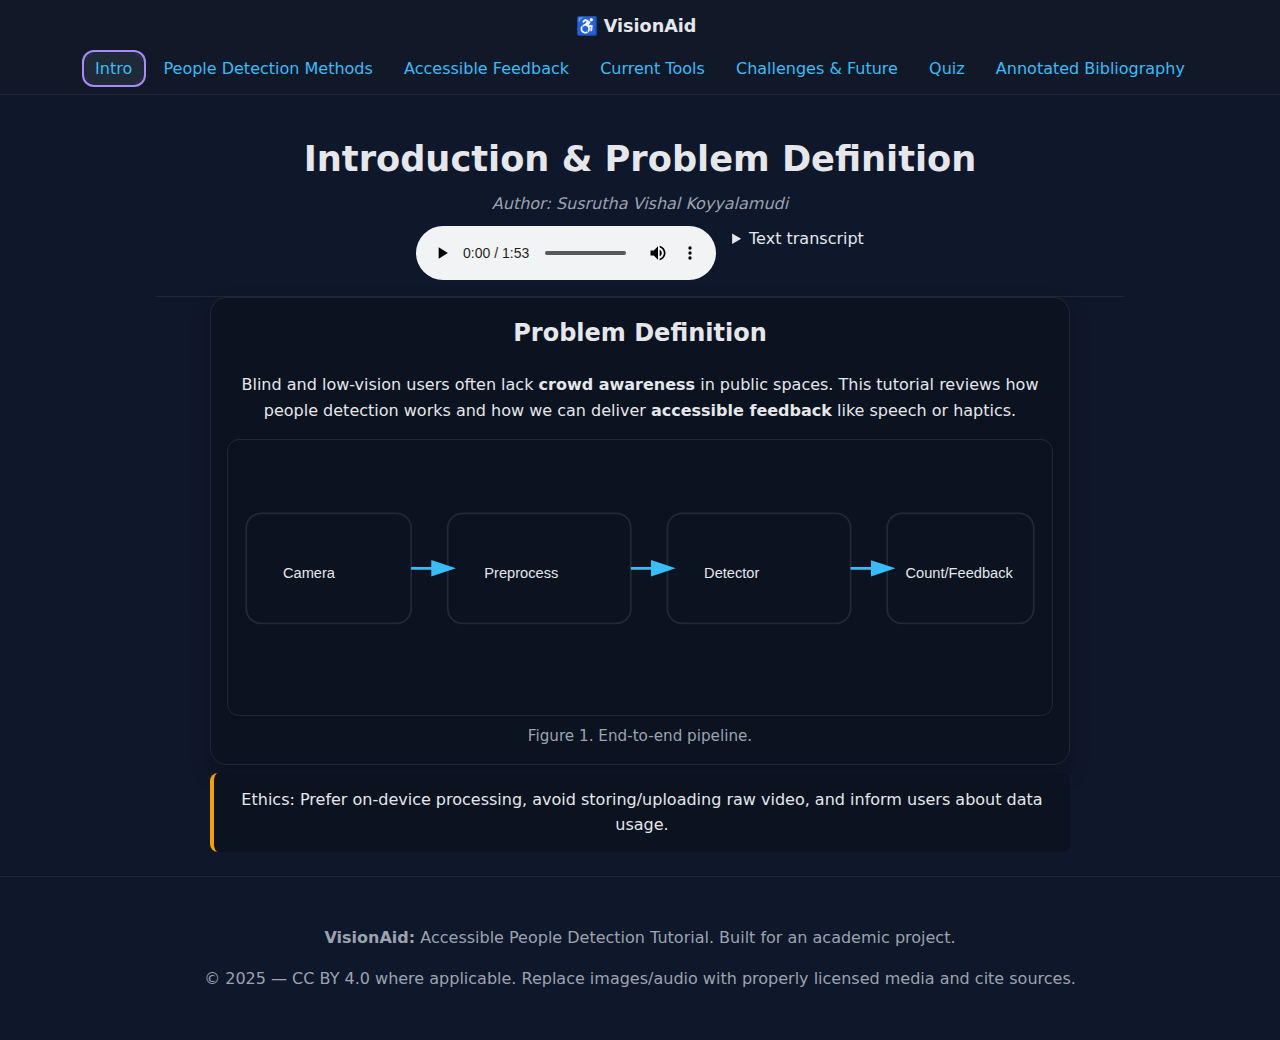
<file: visionaid_site_v2/index.html>
<!DOCTYPE html>
<html lang="en">
<head>
  <meta charset="utf-8" />
  <meta name="viewport" content="width=device-width, initial-scale=1" />
  <title>Introduction & Problem Definition — VisionAid</title>
  <meta name="description" content="Accessible people detection tutorial for blind/low-vision users using computer vision." />
  <link rel="stylesheet" href="assets/css/styles.css" />
</head>
<body>
  <a class="skip-link" href="#main">Skip to main content</a>
  
    <nav aria-label="Primary" class="nav">
      <a class="brand" href="index.html" aria-label="Home">♿️ VisionAid</a>
      <ul class="nav-links" role="list">
        <li><a href="index.html" aria-current="page">Intro</a></li>
        <li><a href="methods.html" aria-current="false">People Detection Methods</a></li>
        <li><a href="feedback.html" aria-current="false">Accessible Feedback</a></li>
        <li><a href="tools.html" aria-current="false">Current Tools</a></li>
        <li><a href="challenges.html" aria-current="false">Challenges & Future</a></li>
        <li><a href="quiz.html" aria-current="false">Quiz</a></li>
        <li><a href="bibliography.html" aria-current="false">Annotated Bibliography</a></li>
      </ul>
    </nav>
    
  <main id="main" tabindex="-1">
    <header class="page-header">
      <h1>Introduction & Problem Definition</h1>
      <p class="byline"><em>Author: Susrutha Vishal Koyyalamudi</em></p>
      <div class="voice-block">
        <audio controls preload="auto" aria-label="Voice narration for this page">
          <source src="assets/audio/home.m4a" type="audio/mp4" />
          Your browser does not support the audio element.
        </audio>
        <details>
          <summary>Text transcript</summary>
          <div class="transcript" id="transcript-home">
            <p>Replace this transcript text with the narration for this page.</p>
          </div>
        </details>
      </div>
    </header>
    
<section class="center">
  <div class="card" style="margin:0 auto; max-width:860px;">
    <h2>Problem Definition</h2>
    <p>Blind and low-vision users often lack <strong>crowd awareness</strong> in public spaces. This tutorial reviews how people detection works and how we can deliver <strong>accessible feedback</strong> like speech or haptics.</p>
    <figure class="figure">
      <img src="assets/images/pipeline.svg" alt="Processing pipeline from camera to detector to people count and feedback." />
      <figcaption>Figure 1. End-to-end pipeline.</figcaption>
    </figure>
  </div>
</section>

<section class="center">
  <div class="notice">Ethics: Prefer on-device processing, avoid storing/uploading raw video, and inform users about data usage.</div>
</section>

  </main>
  <footer class="site-footer" role="contentinfo">
    <p><strong>VisionAid:</strong> Accessible People Detection Tutorial. Built for an academic project.</p>
    <p>© 2025 — CC BY 4.0 where applicable. Replace images/audio with properly licensed media and cite sources.</p>
  </footer>
  <script src="assets/js/main.js"></script>
</body>
</html>
</file>
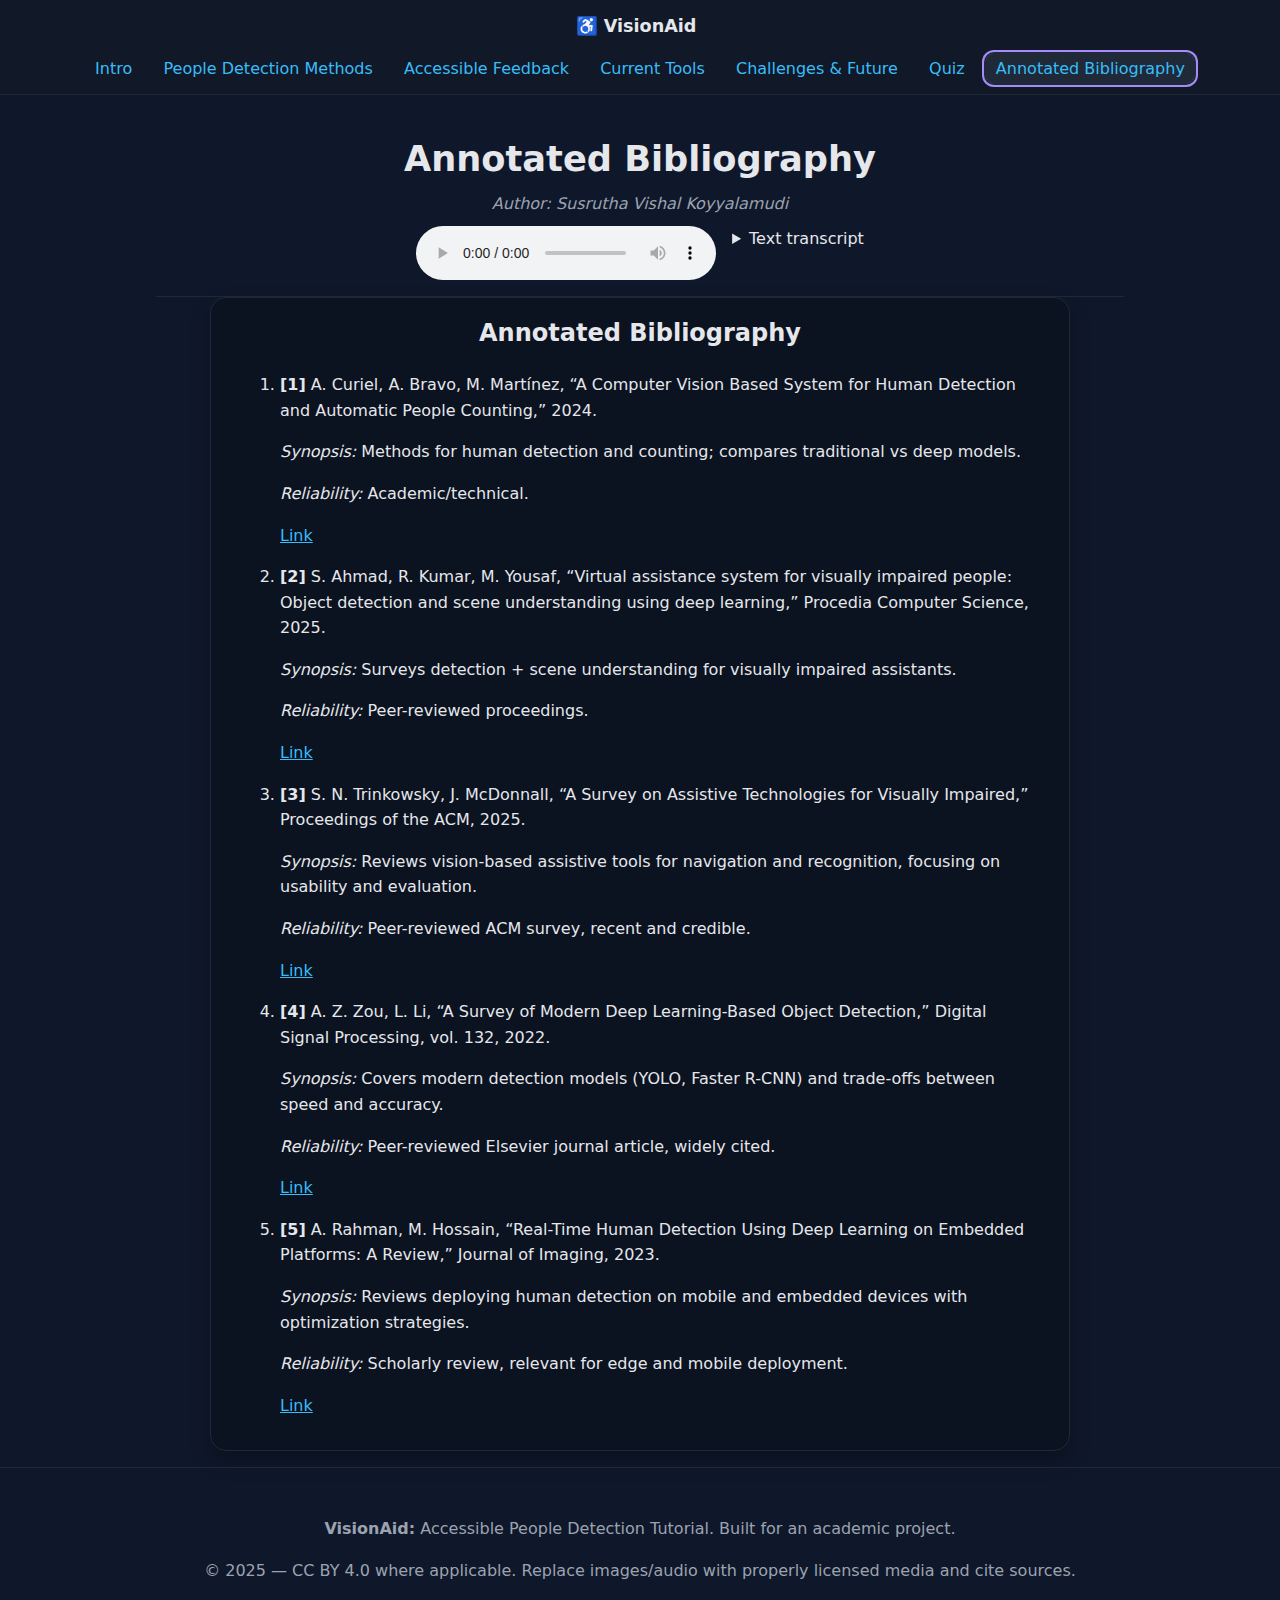
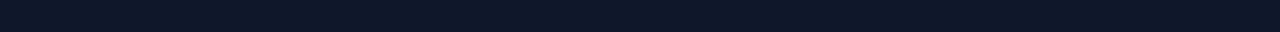
<file: visionaid_site_v2/bibliography.html>
<!DOCTYPE html>
<html lang="en">
<head>
  <meta charset="utf-8" />
  <meta name="viewport" content="width=device-width, initial-scale=1" />
  <title>Annotated Bibliography — VisionAid</title>
  <meta name="description" content="Accessible people detection tutorial for blind/low-vision users using computer vision." />
  <link rel="stylesheet" href="assets/css/styles.css" />
</head>
<body>
  <a class="skip-link" href="#main">Skip to main content</a>
  
    <nav aria-label="Primary" class="nav">
      <a class="brand" href="index.html" aria-label="Home">♿️ VisionAid</a>
      <ul class="nav-links" role="list">
        <li><a href="index.html" aria-current="false">Intro</a></li>
        <li><a href="methods.html" aria-current="false">People Detection Methods</a></li>
        <li><a href="feedback.html" aria-current="false">Accessible Feedback</a></li>
        <li><a href="tools.html" aria-current="false">Current Tools</a></li>
        <li><a href="challenges.html" aria-current="false">Challenges & Future</a></li>
        <li><a href="quiz.html" aria-current="false">Quiz</a></li>
        <li><a href="bibliography.html" aria-current="page">Annotated Bibliography</a></li>
      </ul>
    </nav>
    
  <main id="main" tabindex="-1">
    <header class="page-header">
      <h1>Annotated Bibliography</h1>
      <p class="byline"><em>Author: Susrutha Vishal Koyyalamudi</em></p>
      <div class="voice-block">
        <audio controls preload="auto" aria-label="Voice narration for this page">
          <source src="assets/audio/biblio.m4a" type="audio/m4a" />
          Your browser does not support the audio element.
        </audio>
        <details>
          <summary>Text transcript</summary>
          <div class="transcript" id="transcript-biblio">
            <p>Replace this transcript text with the narration for this page.</p>
          </div>
        </details>
      </div>
    </header>
    
<section class="card center" style="max-width:860px; margin: 0 auto;">
  <h2>Annotated Bibliography</h2>
  <ol style="text-align:left; max-width:800px; margin: 0 auto;">
    <li id="ref1"><p><strong>[1]</strong> A. Curiel, A. Bravo, M. Martínez, “A Computer Vision Based System for Human Detection and Automatic People Counting,” 2024.</p><p><em>Synopsis:</em> Methods for human detection and counting; compares traditional vs deep models.</p><p><em>Reliability:</em> Academic/technical.</p><p><a href="https://www.researchgate.net/publication/385245525_A_Computer_Vision_Based_System_for_Human_Detection_and_Automatic_People_Counting">Link</a></p></li>
    <li id="ref2"><p><strong>[2]</strong> S. Ahmad, R. Kumar, M. Yousaf, “Virtual assistance system for visually impaired people: Object detection and scene understanding using deep learning,” Procedia Computer Science, 2025.</p><p><em>Synopsis:</em> Surveys detection + scene understanding for visually impaired assistants.</p><p><em>Reliability:</em> Peer-reviewed proceedings.</p><p><a href="https://www.sciencedirect.com/science/article/pii/S1877050925012980">Link</a></p></li>
    <li id="ref3"><p><strong>[3]</strong> S. N. Trinkowsky, J. McDonnall, “A Survey on Assistive Technologies for Visually Impaired,” Proceedings of the ACM, 2025.</p><p><em>Synopsis:</em> Reviews vision-based assistive tools for navigation and recognition, focusing on usability and evaluation.</p><p><em>Reliability:</em> Peer-reviewed ACM survey, recent and credible.</p><p><a href="https://dl.acm.org/doi/10.1145/3733155.3734895">Link</a></p></li>
    <li id="ref4"><p><strong>[4]</strong> A. Z. Zou, L. Li, “A Survey of Modern Deep Learning-Based Object Detection,” Digital Signal Processing, vol. 132, 2022.</p><p><em>Synopsis:</em> Covers modern detection models (YOLO, Faster R-CNN) and trade-offs between speed and accuracy.</p><p><em>Reliability:</em> Peer-reviewed Elsevier journal article, widely cited.</p><p><a href="https://www.sciencedirect.com/science/article/pii/S1051200422001312">Link</a></p></li>
    <li id="ref5"><p><strong>[5]</strong> A. Rahman, M. Hossain, “Real-Time Human Detection Using Deep Learning on Embedded Platforms: A Review,” Journal of Imaging, 2023.</p><p><em>Synopsis:</em> Reviews deploying human detection on mobile and embedded devices with optimization strategies.</p><p><em>Reliability:</em> Scholarly review, relevant for edge and mobile deployment.</p><p><a href="https://www.researchgate.net/publication/354728669_Real-Time_Human_Detection_Using_Deep_Learning_on_Embedded_Platforms_A_Review">Link</a></p></li>
  </ol>
</section>

  </main>
  <footer class="site-footer" role="contentinfo">
    <p><strong>VisionAid:</strong> Accessible People Detection Tutorial. Built for an academic project.</p>
    <p>© 2025 — CC BY 4.0 where applicable. Replace images/audio with properly licensed media and cite sources.</p>
  </footer>
  <script src="assets/js/main.js"></script>
</body>
</html>
</file>
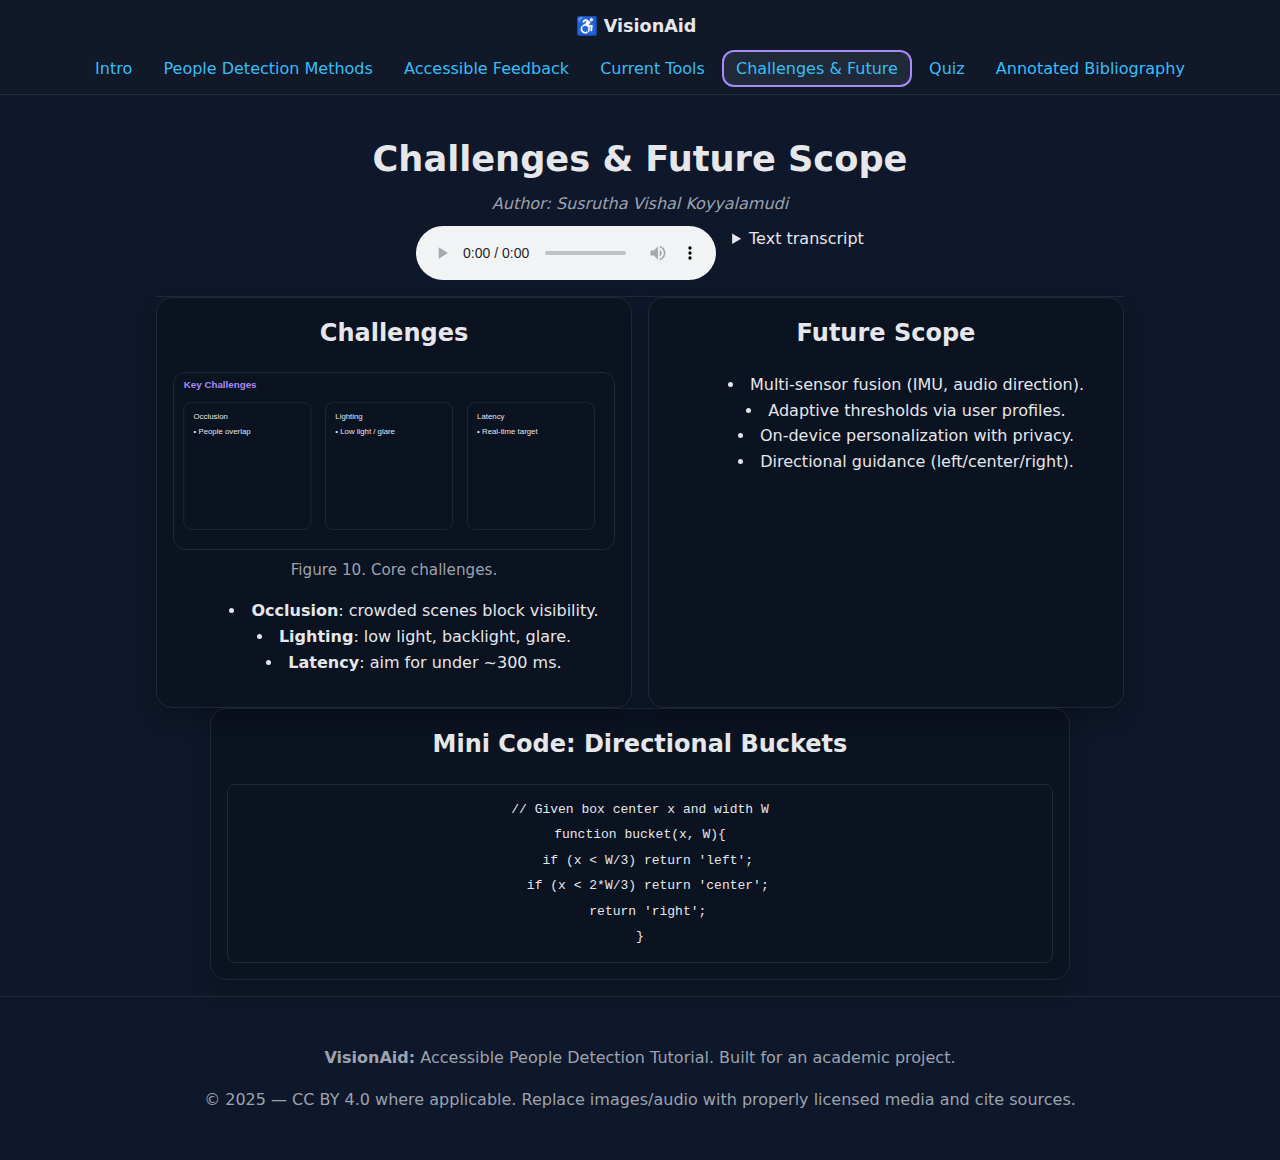
<file: visionaid_site_v2/challenges.html>
<!DOCTYPE html>
<html lang="en">
<head>
  <meta charset="utf-8" />
  <meta name="viewport" content="width=device-width, initial-scale=1" />
  <title>Challenges & Future Scope — VisionAid</title>
  <meta name="description" content="Accessible people detection tutorial for blind/low-vision users using computer vision." />
  <link rel="stylesheet" href="assets/css/styles.css" />
</head>
<body>
  <a class="skip-link" href="#main">Skip to main content</a>
  
    <nav aria-label="Primary" class="nav">
      <a class="brand" href="index.html" aria-label="Home">♿️ VisionAid</a>
      <ul class="nav-links" role="list">
        <li><a href="index.html" aria-current="false">Intro</a></li>
        <li><a href="methods.html" aria-current="false">People Detection Methods</a></li>
        <li><a href="feedback.html" aria-current="false">Accessible Feedback</a></li>
        <li><a href="tools.html" aria-current="false">Current Tools</a></li>
        <li><a href="challenges.html" aria-current="page">Challenges & Future</a></li>
        <li><a href="quiz.html" aria-current="false">Quiz</a></li>
        <li><a href="bibliography.html" aria-current="false">Annotated Bibliography</a></li>
      </ul>
    </nav>
    
  <main id="main" tabindex="-1">
    <header class="page-header">
      <h1>Challenges & Future Scope</h1>
      <p class="byline"><em>Author: Susrutha Vishal Koyyalamudi</em></p>
      <div class="voice-block">
        <audio controls preload="auto" aria-label="Voice narration for this page">
          <source src="assets/audio/challenges.m4a" type="audio/m4a" />
          Your browser does not support the audio element.
        </audio>
        <details>
          <summary>Text transcript</summary>
          <div class="transcript" id="transcript-challenges">
            <p>Replace this transcript text with the narration for this page.</p>
          </div>
        </details>
      </div>
    </header>
    
<section class="grid grid-2">
  <article class="card">
    <h2>Challenges</h2>
    <figure class="figure">
      <img src="assets/images/challenges.svg" alt="Occlusion, lighting, latency boxes." />
      <figcaption>Figure 10. Core challenges.</figcaption>
    </figure>
    <ul class="center" style="list-style-position:inside;">
      <li><strong>Occlusion</strong>: crowded scenes block visibility.</li>
      <li><strong>Lighting</strong>: low light, backlight, glare.</li>
      <li><strong>Latency</strong>: aim for under ~300 ms.</li>
    </ul>
  </article>
  <article class="card">
    <h2>Future Scope</h2>
    <ul class="center" style="list-style-position:inside;">
      <li>Multi-sensor fusion (IMU, audio direction).</li>
      <li>Adaptive thresholds via user profiles.</li>
      <li>On-device personalization with privacy.</li>
      <li>Directional guidance (left/center/right).</li>
    </ul>
  </article>
</section>

<section class="card center" style="max-width:860px; margin: 0 auto;">
  <h2>Mini Code: Directional Buckets</h2>
  <pre class="code"><code>// Given box center x and width W
function bucket(x, W){
  if (x &lt; W/3) return 'left';
  if (x &lt; 2*W/3) return 'center';
  return 'right';
}</code></pre>
</section>

  </main>
  <footer class="site-footer" role="contentinfo">
    <p><strong>VisionAid:</strong> Accessible People Detection Tutorial. Built for an academic project.</p>
    <p>© 2025 — CC BY 4.0 where applicable. Replace images/audio with properly licensed media and cite sources.</p>
  </footer>
  <script src="assets/js/main.js"></script>
</body>
</html>
</file>
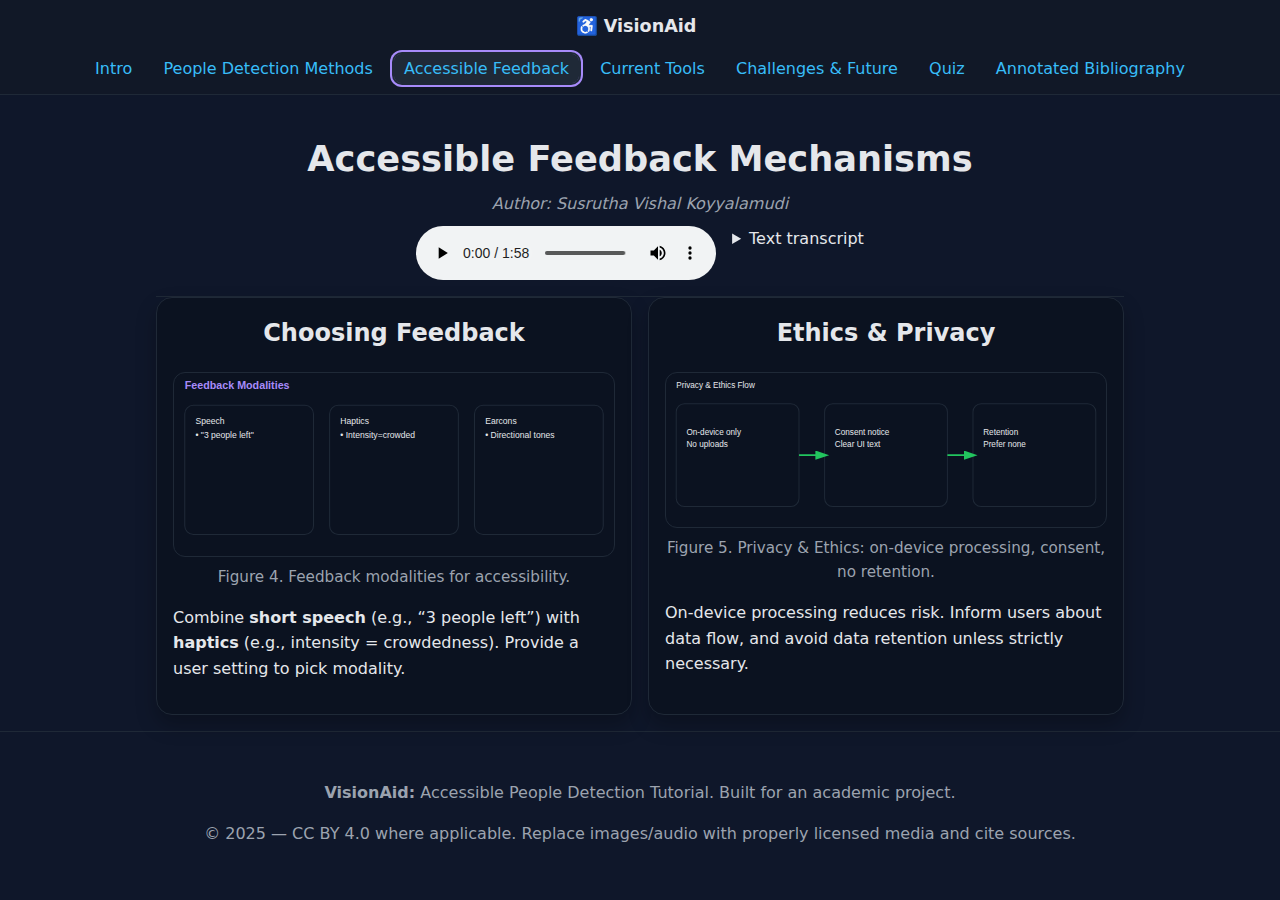
<file: visionaid_site_v2/feedback.html>
<!DOCTYPE html>
<html lang="en">
<head>
  <meta charset="utf-8" />
  <meta name="viewport" content="width=device-width, initial-scale=1" />
  <title>Accessible Feedback Mechanisms — VisionAid</title>
  <meta name="description" content="Accessible people detection tutorial for blind/low-vision users using computer vision." />
  <link rel="stylesheet" href="assets/css/styles.css" />
</head>
<body>
  <a class="skip-link" href="#main">Skip to main content</a>
  
    <nav aria-label="Primary" class="nav">
      <a class="brand" href="index.html" aria-label="Home">♿️ VisionAid</a>
      <ul class="nav-links" role="list">
        <li><a href="index.html" aria-current="false">Intro</a></li>
        <li><a href="methods.html" aria-current="false">People Detection Methods</a></li>
        <li><a href="feedback.html" aria-current="page">Accessible Feedback</a></li>
        <li><a href="tools.html" aria-current="false">Current Tools</a></li>
        <li><a href="challenges.html" aria-current="false">Challenges & Future</a></li>
        <li><a href="quiz.html" aria-current="false">Quiz</a></li>
        <li><a href="bibliography.html" aria-current="false">Annotated Bibliography</a></li>
      </ul>
    </nav>
    
  <main id="main" tabindex="-1">
    <header class="page-header">
      <h1>Accessible Feedback Mechanisms</h1>
      <p class="byline"><em>Author: Susrutha Vishal Koyyalamudi</em></p>
      <div class="voice-block">
        <audio controls preload="auto" aria-label="Voice narration for this page">
          <source src="assets/audio/feedback.m4a" type="audio/mp4" />
          Your browser does not support the audio element.
        </audio>
        <details>
          <summary>Text transcript</summary>
          <div class="transcript" id="transcript-feedback">
            <p>Replace this transcript text with the narration for this page.</p>
          </div>
        </details>
      </div>
    </header>
    
<section class="grid grid-2">
  <article class="card">
    <h2>Choosing Feedback</h2>
    <figure class="figure">
      <img src="assets/images/feedback.svg" alt="Diagram of speech, haptics, and earcons as feedback modalities." />
      <figcaption>Figure 4. Feedback modalities for accessibility.</figcaption>
    </figure>
    <p>Combine <strong>short speech</strong> (e.g., “3 people left”) with <strong>haptics</strong> (e.g., intensity = crowdedness). Provide a user setting to pick modality.</p>
  </article>
  <article class="card">
    <h2>Ethics & Privacy</h2>
    <figure class="figure">
      <img src="assets/images/ethics.svg" alt="Privacy and ethics flow: on-device, consent, minimal retention." />
      <figcaption>Figure 5. Privacy & Ethics: on-device processing, consent, no retention.</figcaption>
    </figure>
    <p>On-device processing reduces risk. Inform users about data flow, and avoid data retention unless strictly necessary.</p>
  </article>
</section>

  </main>
  <footer class="site-footer" role="contentinfo">
    <p><strong>VisionAid:</strong> Accessible People Detection Tutorial. Built for an academic project.</p>
    <p>© 2025 — CC BY 4.0 where applicable. Replace images/audio with properly licensed media and cite sources.</p>
  </footer>
  <script src="assets/js/main.js"></script>
</body>
</html>
</file>
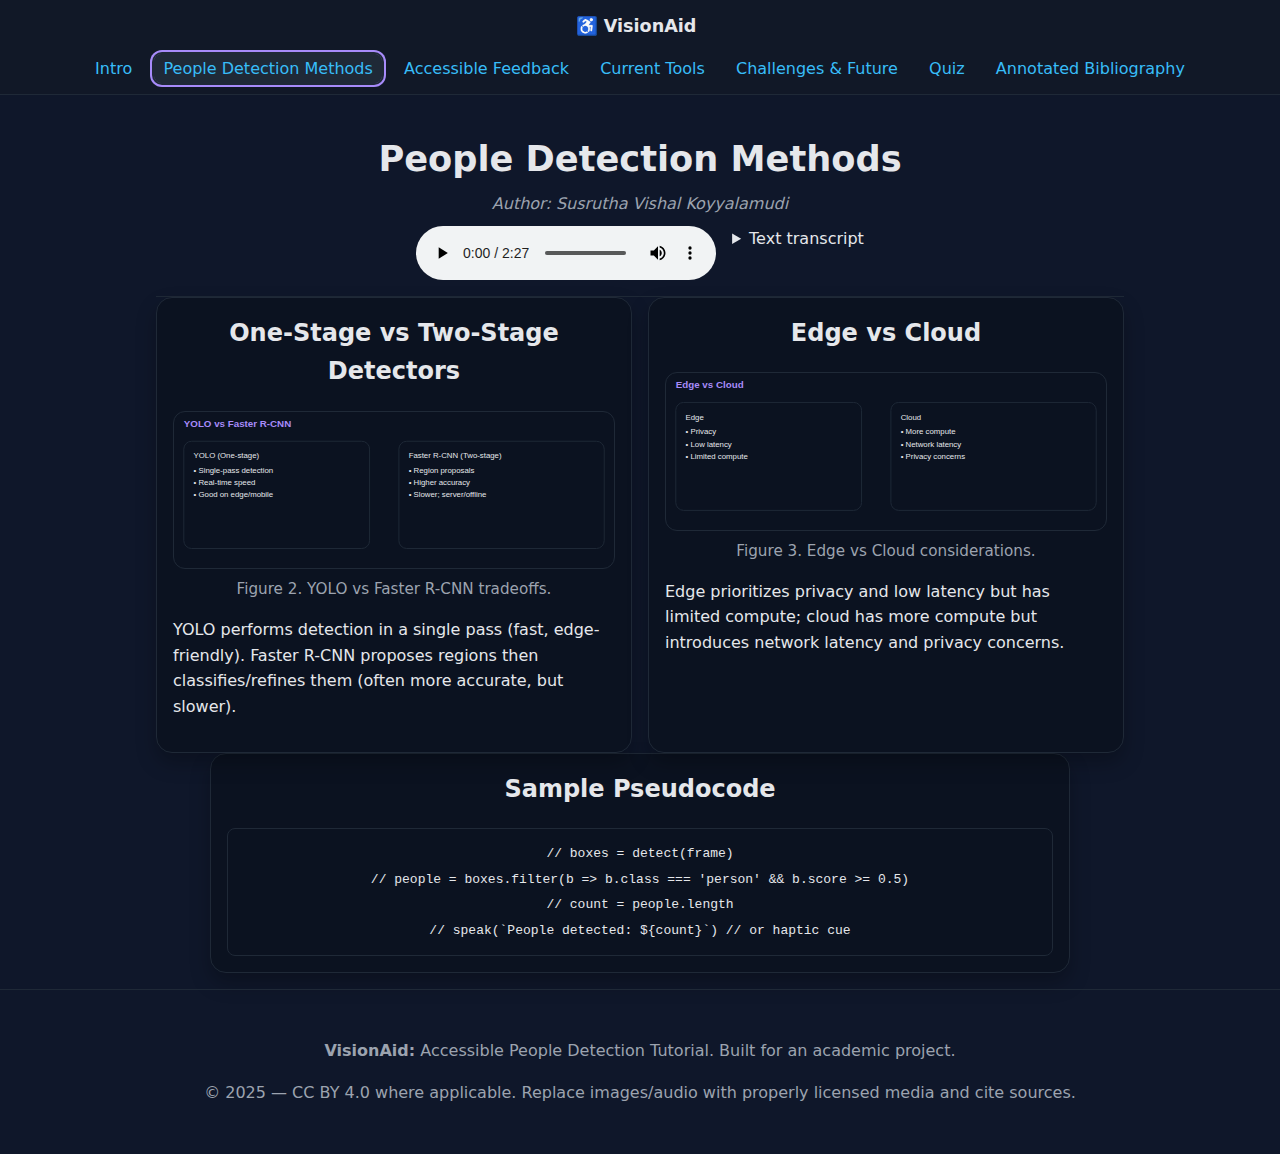
<file: visionaid_site_v2/methods.html>
<!DOCTYPE html>
<html lang="en">
<head>
  <meta charset="utf-8" />
  <meta name="viewport" content="width=device-width, initial-scale=1" />
  <title>People Detection Methods — VisionAid</title>
  <meta name="description" content="Accessible people detection tutorial for blind/low-vision users using computer vision." />
  <link rel="stylesheet" href="assets/css/styles.css" />
</head>
<body>
  <a class="skip-link" href="#main">Skip to main content</a>
  
    <nav aria-label="Primary" class="nav">
      <a class="brand" href="index.html" aria-label="Home">♿️ VisionAid</a>
      <ul class="nav-links" role="list">
        <li><a href="index.html" aria-current="false">Intro</a></li>
        <li><a href="methods.html" aria-current="page">People Detection Methods</a></li>
        <li><a href="feedback.html" aria-current="false">Accessible Feedback</a></li>
        <li><a href="tools.html" aria-current="false">Current Tools</a></li>
        <li><a href="challenges.html" aria-current="false">Challenges & Future</a></li>
        <li><a href="quiz.html" aria-current="false">Quiz</a></li>
        <li><a href="bibliography.html" aria-current="false">Annotated Bibliography</a></li>
      </ul>
    </nav>
    
  <main id="main" tabindex="-1">
    <header class="page-header">
      <h1>People Detection Methods</h1>
      <p class="byline"><em>Author: Susrutha Vishal Koyyalamudi</em></p>
      <div class="voice-block">
        <audio controls preload="auto" aria-label="Voice narration for this page">
          <source src="assets/audio/methods.m4a" type="audio/mp4" />
          Your browser does not support the audio element.
        </audio>
        <details>
          <summary>Text transcript</summary>
          <div class="transcript" id="transcript-methods">
            <p>Replace this transcript text with the narration for this page.</p>
          </div>
        </details>
      </div>
    </header>
    
<section class="grid grid-2">
  <article class="card">
    <h2>One-Stage vs Two-Stage Detectors</h2>
    <figure class="figure">
      <img src="assets/images/yolo_vs_frcnn.svg" alt="Comparison between YOLO and Faster R-CNN characteristics." />
      <figcaption>Figure 2. YOLO vs Faster R-CNN tradeoffs.</figcaption>
    </figure>
    <p>YOLO performs detection in a single pass (fast, edge-friendly). Faster R-CNN proposes regions then classifies/refines them (often more accurate, but slower).</p>
  </article>
  <article class="card">
    <h2>Edge vs Cloud</h2>
    <figure class="figure">
      <img src="assets/images/edge_vs_cloud.svg" alt="Comparison of edge vs cloud processing considerations." />
      <figcaption>Figure 3. Edge vs Cloud considerations.</figcaption>
    </figure>
    <p>Edge prioritizes privacy and low latency but has limited compute; cloud has more compute but introduces network latency and privacy concerns.</p>
  </article>
</section>

<section class="card center" style="max-width:860px; margin: 0 auto;">
  <h2>Sample Pseudocode</h2>
  <pre class="code"><code>// boxes = detect(frame)
// people = boxes.filter(b =&gt; b.class === 'person' &amp;&amp; b.score &gt;= 0.5)
// count = people.length
// speak(`People detected: ${count}`) // or haptic cue</code></pre>
</section>

  </main>
  <footer class="site-footer" role="contentinfo">
    <p><strong>VisionAid:</strong> Accessible People Detection Tutorial. Built for an academic project.</p>
    <p>© 2025 — CC BY 4.0 where applicable. Replace images/audio with properly licensed media and cite sources.</p>
  </footer>
  <script src="assets/js/main.js"></script>
</body>
</html>
</file>
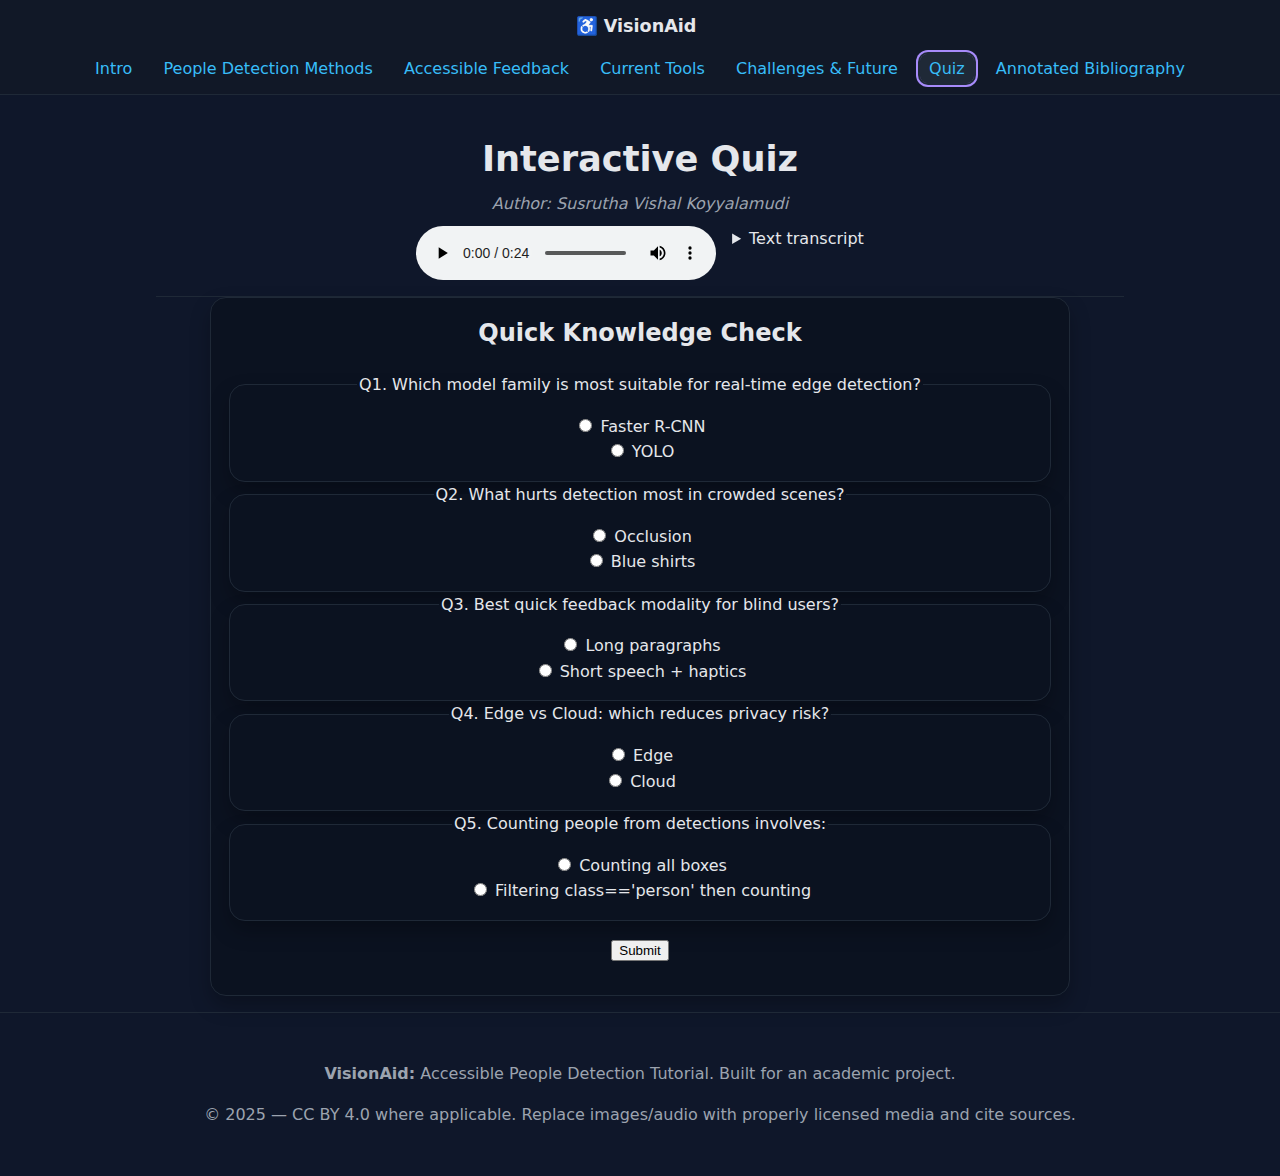
<file: visionaid_site_v2/quiz.html>
<!DOCTYPE html>
<html lang="en">
<head>
  <meta charset="utf-8" />
  <meta name="viewport" content="width=device-width, initial-scale=1" />
  <title>Interactive Quiz — VisionAid</title>
  <meta name="description" content="Accessible people detection tutorial for blind/low-vision users using computer vision." />
  <link rel="stylesheet" href="assets/css/styles.css" />
</head>
<body>
  <a class="skip-link" href="#main">Skip to main content</a>
  
    <nav aria-label="Primary" class="nav">
      <a class="brand" href="index.html" aria-label="Home">♿️ VisionAid</a>
      <ul class="nav-links" role="list">
        <li><a href="index.html" aria-current="false">Intro</a></li>
        <li><a href="methods.html" aria-current="false">People Detection Methods</a></li>
        <li><a href="feedback.html" aria-current="false">Accessible Feedback</a></li>
        <li><a href="tools.html" aria-current="false">Current Tools</a></li>
        <li><a href="challenges.html" aria-current="false">Challenges & Future</a></li>
        <li><a href="quiz.html" aria-current="page">Quiz</a></li>
        <li><a href="bibliography.html" aria-current="false">Annotated Bibliography</a></li>
      </ul>
    </nav>
    
  <main id="main" tabindex="-1">
    <header class="page-header">
      <h1>Interactive Quiz</h1>
      <p class="byline"><em>Author: Susrutha Vishal Koyyalamudi</em></p>
      <div class="voice-block">
        <audio controls preload="auto" aria-label="Voice narration for this page">
          <source src="assets/audio/quiz.m4a" type="audio/mp4" />
          Your browser does not support the audio element.
        </audio>
        <details>
          <summary>Text transcript</summary>
          <div class="transcript" id="transcript-quiz">
            <p>Replace this transcript text with the narration for this page.</p>
          </div>
        </details>
      </div>
    </header>
    
<section class="card center" style="max-width:860px; margin: 0 auto;">
  <h2>Quick Knowledge Check</h2>
  <div id="quiz"></div>
  <div style="margin-top:1rem;"><button id="submit" class="btn">Submit</button></div>
  <div id="result" style="margin-top:1rem;"></div>
</section>

<script src="assets/js/quiz.js"></script>
  </main>
  <footer class="site-footer" role="contentinfo">
    <p><strong>VisionAid:</strong> Accessible People Detection Tutorial. Built for an academic project.</p>
    <p>© 2025 — CC BY 4.0 where applicable. Replace images/audio with properly licensed media and cite sources.</p>
  </footer>
  <script src="assets/js/main.js"></script>
</body>
</html>
</file>
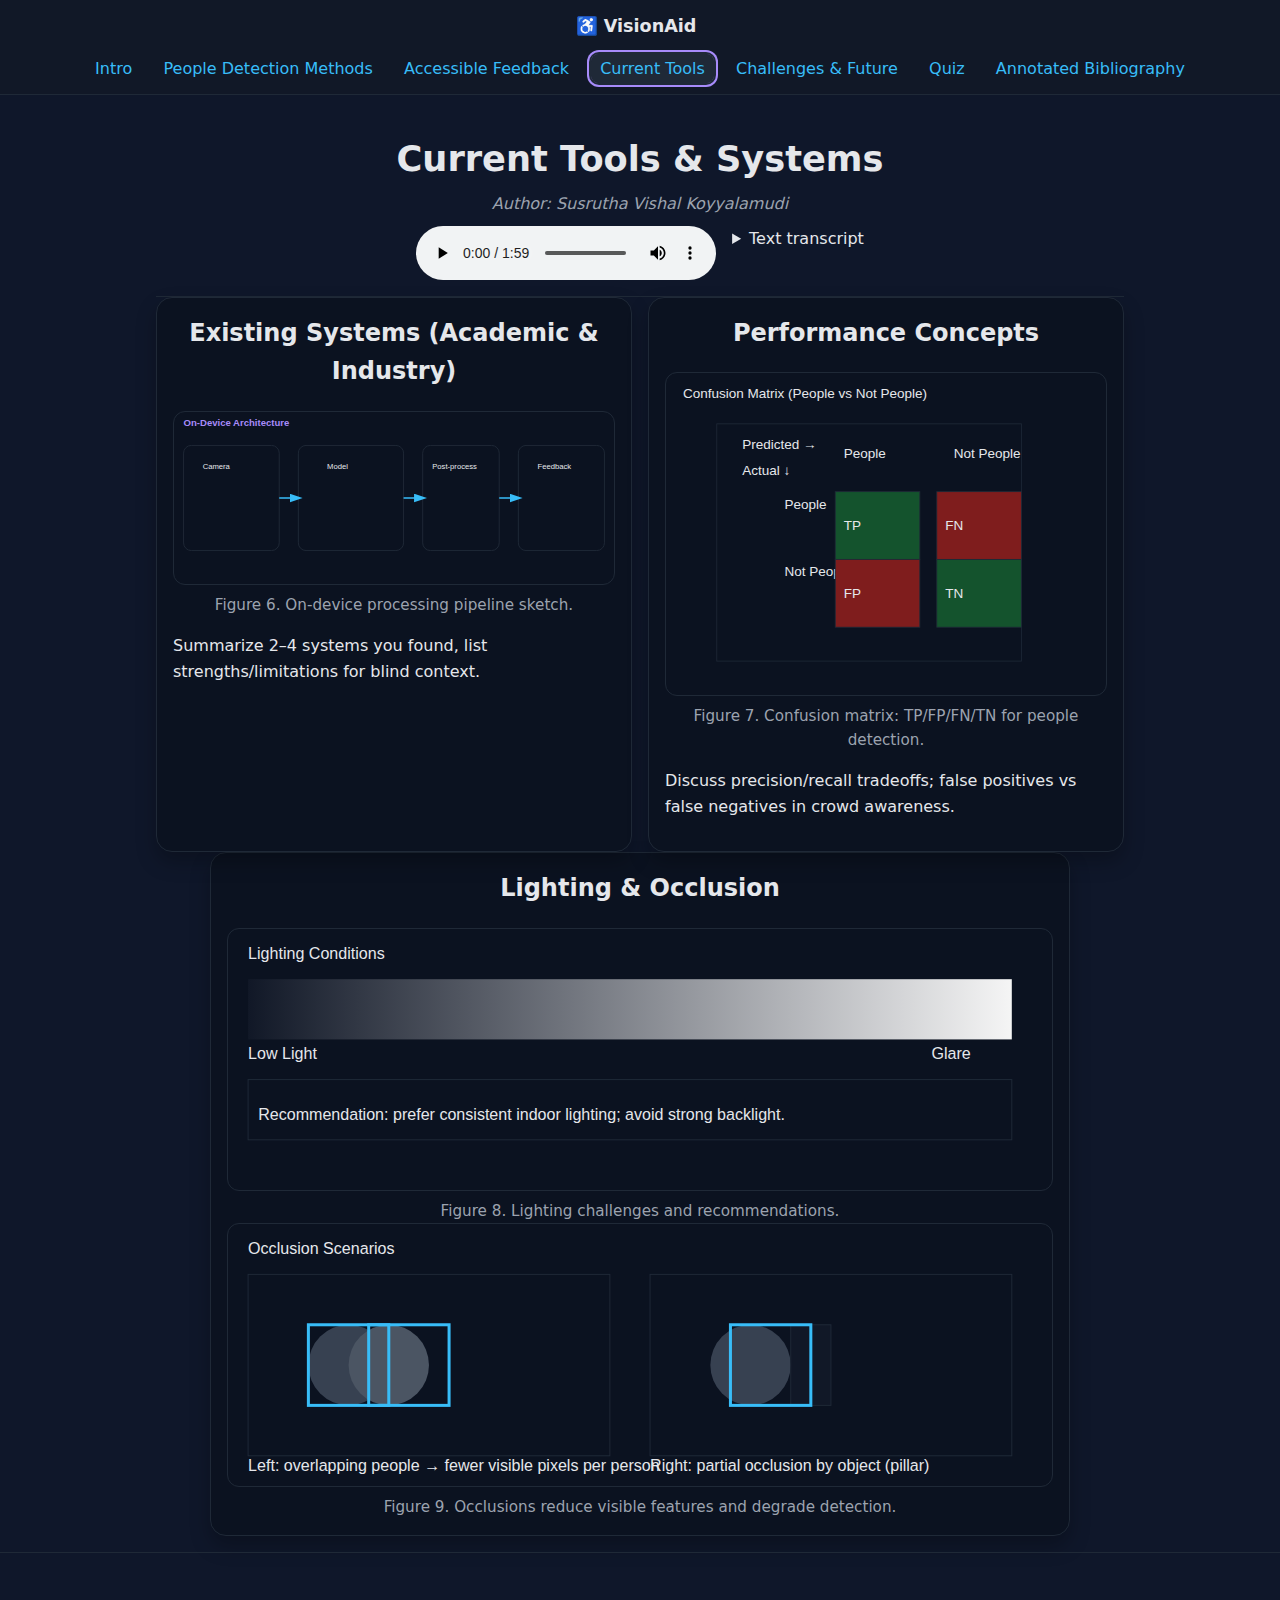
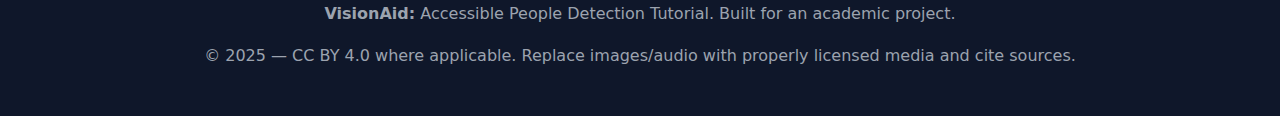
<file: visionaid_site_v2/tools.html>
<!DOCTYPE html>
<html lang="en">
<head>
  <meta charset="utf-8" />
  <meta name="viewport" content="width=device-width, initial-scale=1" />
  <title>Current Tools & Systems — VisionAid</title>
  <meta name="description" content="Accessible people detection tutorial for blind/low-vision users using computer vision." />
  <link rel="stylesheet" href="assets/css/styles.css" />
</head>
<body>
  <a class="skip-link" href="#main">Skip to main content</a>
  
    <nav aria-label="Primary" class="nav">
      <a class="brand" href="index.html" aria-label="Home">♿️ VisionAid</a>
      <ul class="nav-links" role="list">
        <li><a href="index.html" aria-current="false">Intro</a></li>
        <li><a href="methods.html" aria-current="false">People Detection Methods</a></li>
        <li><a href="feedback.html" aria-current="false">Accessible Feedback</a></li>
        <li><a href="tools.html" aria-current="page">Current Tools</a></li>
        <li><a href="challenges.html" aria-current="false">Challenges & Future</a></li>
        <li><a href="quiz.html" aria-current="false">Quiz</a></li>
        <li><a href="bibliography.html" aria-current="false">Annotated Bibliography</a></li>
      </ul>
    </nav>
    
  <main id="main" tabindex="-1">
    <header class="page-header">
      <h1>Current Tools & Systems</h1>
      <p class="byline"><em>Author: Susrutha Vishal Koyyalamudi</em></p>
      <div class="voice-block">
        <audio controls preload="auto" aria-label="Voice narration for this page">
          <source src="assets/audio/tools.m4a" type="audio/mp4" />
          Your browser does not support the audio element.
        </audio>
        <details>
          <summary>Text transcript</summary>
          <div class="transcript" id="transcript-tools">
            <p>Replace this transcript text with the narration for this page.</p>
          </div>
        </details>
      </div>
    </header>
    
<section class="grid grid-2">
  <article class="card">
    <h2>Existing Systems (Academic & Industry)</h2>
    <div class="center">
      <figure class="figure">
        <img src="assets/images/architecture.svg" alt="Architecture: camera input to model to post-process to feedback." />
        <figcaption>Figure 6. On-device processing pipeline sketch.</figcaption>
      </figure>
    </div>
    <p>Summarize 2–4 systems you found, list strengths/limitations for blind context.</p>
  </article>
  <article class="card">
    <h2>Performance Concepts</h2>
    <figure class="figure">
      <img src="assets/images/confusion.svg" alt="Conceptual confusion matrix for people vs not-people predictions." />
      <figcaption>Figure 7. Confusion matrix: TP/FP/FN/TN for people detection.</figcaption>
    </figure>
    <p>Discuss precision/recall tradeoffs; false positives vs false negatives in crowd awareness.</p>
  </article>
</section>

<section class="card center" style="max-width:860px; margin: 0 auto;">
  <h2>Lighting & Occlusion</h2>
  <figure class="figure">
    <img src="assets/images/lighting.svg" alt="Gradient strip from low light to glare with recommendation text." />
    <figcaption>Figure 8. Lighting challenges and recommendations.</figcaption>
  </figure>
  <figure class="figure">
    <img src="assets/images/occlusion.svg" alt="Illustration of overlapping people and partial occlusion by objects." />
    <figcaption>Figure 9. Occlusions reduce visible features and degrade detection.</figcaption>
  </figure>
</section>

  </main>
  <footer class="site-footer" role="contentinfo">
    <p><strong>VisionAid:</strong> Accessible People Detection Tutorial. Built for an academic project.</p>
    <p>© 2025 — CC BY 4.0 where applicable. Replace images/audio with properly licensed media and cite sources.</p>
  </footer>
  <script src="assets/js/main.js"></script>
</body>
</html>
</file>
<file: visionaid_site_v2/assets/css/styles.css>
:root {
  --bg: #0f172a;
  --panel: #111827;
  --text: #e5e7eb;
  --muted: #9ca3af;
  --brand: #38bdf8;
  --accent: #a78bfa;
  --ok: #22c55e;
  --warn: #f59e0b;
}
* { box-sizing: border-box; }
html, body { margin:0; padding:0; background: var(--bg); color: var(--text); font-family: Inter, system-ui, -apple-system, Segoe UI, Roboto, Arial, sans-serif; line-height: 1.6; }
a { color: var(--brand); }
.skip-link { position:absolute; left:-999px; top:auto; width:1px; height:1px; overflow:hidden; }
.skip-link:focus { left: 1rem; top: 1rem; width:auto; height:auto; padding: .5rem .75rem; background: #000; color:#fff; z-index:999; }
.nav { display:flex; align-items:center; justify-content:center; gap: 1rem; padding: 0.75rem 1rem; background: var(--panel); border-bottom: 1px solid #1f2937; position: sticky; top:0; z-index: 10; flex-wrap: wrap; }
.brand { font-weight: 800; text-decoration: none; color: var(--text); font-size: 1.1rem; margin-right: .5rem; }
.nav-links { display:flex; gap: .75rem; list-style: none; margin:0; padding:0; flex-wrap: wrap; }
.nav-links a { text-decoration: none; padding: .3rem .6rem; border-radius: .5rem; }
.nav-links a[aria-current="page"] { background: #1f2937; outline: 2px solid transparent; box-shadow: 0 0 0 2px #1f2937, 0 0 0 4px var(--accent); }
.page-header { padding: 1rem 1rem 0.5rem; border-bottom: 1px solid #1f2937; text-align: center; }
.page-header h1 { margin: 0.25rem 0 0.25rem; font-size: clamp(1.6rem, 3vw, 2.2rem); }
.byline { margin: 0.2rem 0 0.6rem; color: var(--muted); }
.voice-block { display: inline-flex; align-items: flex-start; gap: 1rem; flex-wrap: wrap; justify-content: center; }
main { padding: 1rem; max-width: 1000px; margin: 0 auto; }
.center { text-align: center; }
.grid { display: grid; gap: 1rem; }
.grid-2 { grid-template-columns: repeat(auto-fit, minmax(300px, 1fr)); align-items: stretch; }
.row-center { display:flex; justify-content:center; gap:1rem; flex-wrap:wrap; }
.card { background: #0b1220; border: 1px solid #1f2937; border-radius: 1rem; padding: 1rem; box-shadow: 0 10px 20px rgba(0,0,0,.25); }
.card h3, .card h2 { margin-top: 0; text-align:center; }
.figure { margin: 0 auto; max-width: 860px; }
.figure img, .figure svg { width: 100%; height: auto; display: block; border-radius: .75rem; border: 1px solid #1f2937; }
.figure figcaption { color: var(--muted); font-size: .95rem; margin-top: .5rem; text-align: center; }
.badge { display:inline-block; padding:.1rem .5rem; border-radius:999px; border:1px solid #374151; background:#0b1220; }
.notice { padding: .85rem 1rem; border-left: 4px solid var(--warn); background:#0b1220; border-radius:.5rem; max-width: 860px; margin: 0.5rem auto; }
.success { border-left-color: var(--ok); }
.site-footer { padding: 2rem 1rem; color: var(--muted); text-align:center; border-top: 1px solid #1f2937;}
.table-wrap { display:flex; justify-content:center; }
.table { width: 100%; max-width: 860px; border-collapse: collapse; margin: 0 auto; }
.table th, .table td { border-bottom: 1px solid #1f2937; padding: .6rem .4rem; text-align:left; }
.code { background:#0b1220; border:1px solid #1f2937; padding:.75rem 1rem; border-radius:.5rem; font-family: ui-monospace, SFMono-Regular, Menlo, monospace; overflow:auto; max-width: 860px; margin: 0 auto; }
</file>
